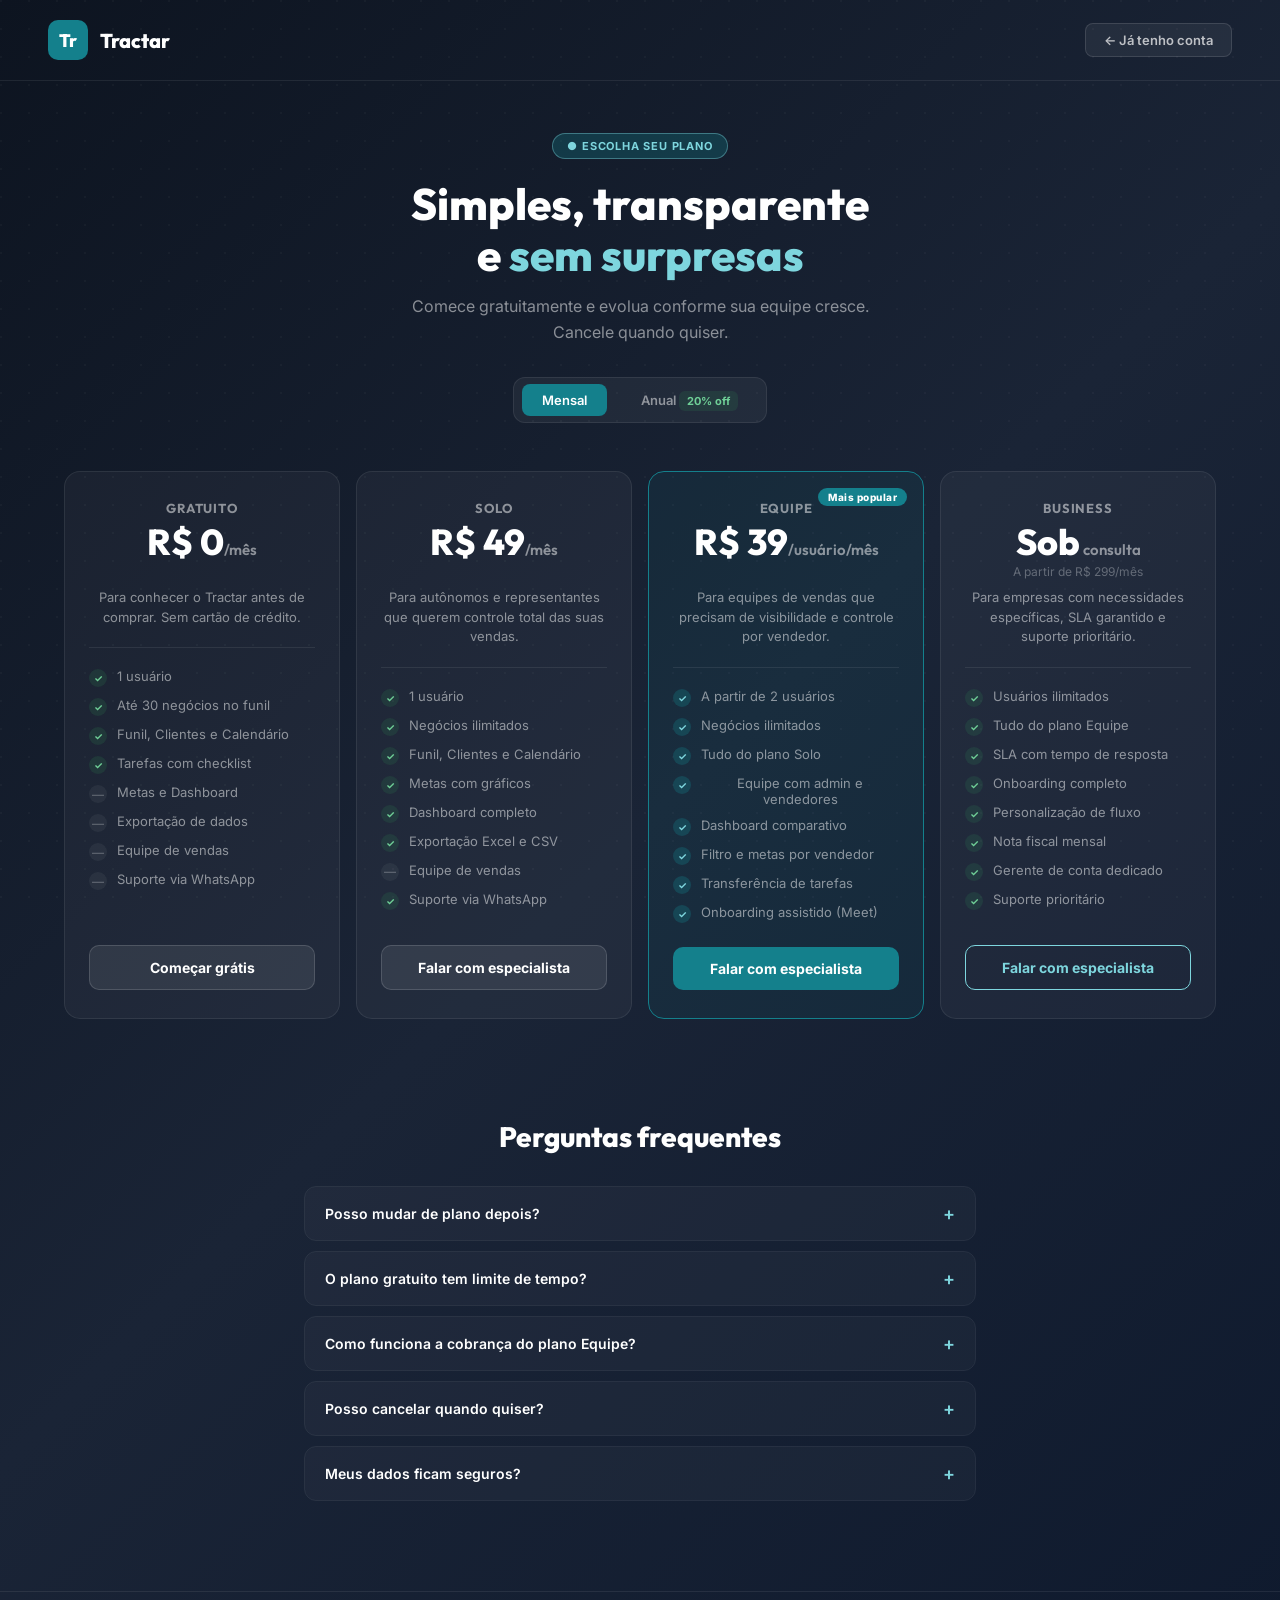
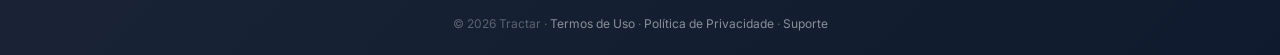
<file: planos.html>
<!DOCTYPE html>
<html lang="pt-BR">
<head>
<meta charset="UTF-8">
<meta name="viewport" content="width=device-width, initial-scale=1.0">
<title>Tractar — Escolha seu plano</title>
<link rel="preconnect" href="https://fonts.googleapis.com">
<link href="https://fonts.googleapis.com/css2?family=Outfit:wght@400;500;600;700;800&family=Inter:wght@400;500;600;700&display=swap" rel="stylesheet">
<style>
*,*::before,*::after{box-sizing:border-box;margin:0;padding:0}
:root{
  --amber:#14808C;--amber-dark:#0F6B76;
  --steel:#2C3540;--steel-dark:#1A2029;
  --green:#2E7D4F;--red:#C0392B;--blue:#2B6CA3;
  --line:rgba(255,255,255,0.08);
  --ink:rgba(255,255,255,0.9);--ink-soft:rgba(255,255,255,0.5);--ink-faint:rgba(255,255,255,0.3);
}
body{
  font-family:'Inter',sans-serif;
  background:linear-gradient(135deg,#0D1420 0%,#1A2436 50%,#0F1A2E 100%);
  min-height:100vh;color:var(--ink);
}
body::before{
  content:'';position:fixed;inset:0;
  background-image:radial-gradient(circle at 1px 1px,rgba(255,255,255,0.03) 1px,transparent 0);
  background-size:28px 28px;pointer-events:none;z-index:0;
}
.header{
  position:relative;z-index:1;
  display:flex;align-items:center;justify-content:space-between;
  padding:20px 48px;border-bottom:1px solid var(--line);
}
.logo{display:flex;align-items:center;gap:12px;}
.logo .mark{
  width:40px;height:40px;border-radius:10px;
  background:var(--amber);display:flex;align-items:center;justify-content:center;
  font-family:'Outfit',sans-serif;font-weight:800;font-size:18px;color:#FFFFFF;
}
.logo-nome{font-family:'Outfit',sans-serif;font-weight:800;font-size:20px;color:#fff;}
.btn-voltar{
  background:rgba(255,255,255,0.06);border:1px solid rgba(255,255,255,0.12);
  color:rgba(255,255,255,0.7);font-size:13px;font-weight:600;padding:8px 18px;
  border-radius:8px;cursor:pointer;font-family:'Inter',sans-serif;
  text-decoration:none;display:inline-flex;align-items:center;gap:6px;
}
.btn-voltar:hover{background:rgba(255,255,255,0.1);}
.hero{
  position:relative;z-index:1;
  text-align:center;padding:52px 24px 40px;
}
.hero-badge{
  display:inline-flex;align-items:center;gap:6px;
  background:rgba(20,128,140,0.3);border:1px solid rgba(126,214,222,0.4);
  color:#7ED6DE;font-size:11px;font-weight:700;letter-spacing:0.8px;
  padding:5px 14px;border-radius:999px;margin-bottom:20px;
}
.hero h1{font-family:'Outfit',sans-serif;font-weight:800;font-size:44px;color:#fff;line-height:1.15;margin-bottom:14px;}
.hero h1 span{color:#7ED6DE;}
.hero p{font-size:16px;color:var(--ink-soft);max-width:520px;margin:0 auto 32px;line-height:1.6;}
.toggle-wrap{
  display:inline-flex;align-items:center;gap:14px;
  background:rgba(255,255,255,0.05);border:1px solid var(--line);
  border-radius:12px;padding:6px 8px;margin-bottom:48px;
}
.toggle-wrap:has(.toggle-btn.active#btn-anual) {
  /* optional hook if we want layout changes */
}
.toggle-btn{
  font-size:13px;font-weight:600;padding:8px 20px;border-radius:8px;
  border:none;cursor:pointer;font-family:'Inter',sans-serif;
  background:transparent;color:var(--ink-soft);transition:all .2s;
}
.toggle-btn.active{background:var(--amber);color:#FFFFFF;}
.toggle-desconto{
  font-size:11px;font-weight:700;background:rgba(46,125,79,0.2);
  color:#6FCF97;padding:3px 8px;border-radius:6px;
}
.planos-grid{
  position:relative;z-index:1;
  display:grid;grid-template-columns:repeat(4,1fr);
  gap:16px;max-width:1200px;margin:0 auto;padding:0 24px 60px;
}
@media(max-width:1000px){.planos-grid{grid-template-columns:repeat(2,1fr);}}
@media(max-width:600px){.planos-grid{grid-template-columns:1fr;}}
.plano-card{
  background:rgba(255,255,255,0.04);border:1px solid var(--line);
  border-radius:16px;padding:28px 24px;
  display:flex;flex-direction:column;
  transition:border-color .2s,transform .2s,background .2s;
  position:relative;overflow:hidden;
}
.plano-card:hover{border-color:rgba(20,128,140,0.4);background:rgba(255,255,255,0.06);transform:translateY(-4px);}
.plano-card.destaque{border-color:var(--amber);background:rgba(20,128,140,0.1);}
.plano-card.destaque:hover{background:rgba(20,128,140,0.15);}
.plano-badge-popular{
  position:absolute;top:16px;right:16px;
  background:var(--amber);color:#FFFFFF;
  font-size:10px;font-weight:800;letter-spacing:0.5px;
  padding:3px 10px;border-radius:999px;
}
.plano-nome{font-family:'Outfit',sans-serif;font-weight:700;font-size:13px;text-transform:uppercase;letter-spacing:0.8px;color:var(--ink-soft);margin-bottom:8px;}
.plano-preco{font-family:'Outfit',sans-serif;font-weight:800;font-size:36px;color:#fff;line-height:1;margin-bottom:4px;}
.plano-preco span{font-size:15px;font-weight:600;color:var(--ink-soft);}
.plano-preco-anual{font-size:12px;color:var(--ink-faint);margin-bottom:6px;min-height:18px;}
.plano-desc{font-size:13px;color:var(--ink-soft);margin-bottom:20px;line-height:1.5;padding-bottom:20px;border-bottom:1px solid var(--line);}
.plano-features{display:flex;flex-direction:column;gap:10px;margin-bottom:24px;flex:1;}
.plano-feature{display:flex;align-items:flex-start;gap:10px;font-size:13px;color:var(--ink-soft);}
.plano-feature .check{width:18px;height:18px;border-radius:50%;background:rgba(46,125,79,0.2);color:#6FCF97;display:flex;align-items:center;justify-content:center;font-size:10px;font-weight:700;flex:0 0 18px;margin-top:1px;}
.plano-feature .check.amber{background:rgba(20,128,140,0.3);color:#7ED6DE;}
.plano-feature .dash{width:18px;height:18px;border-radius:50%;background:rgba(255,255,255,0.05);color:var(--ink-faint);display:flex;align-items:center;justify-content:center;font-size:12px;flex:0 0 18px;margin-top:1px;}
.btn-plano{width:100%;padding:13px;border-radius:10px;font-size:14px;font-weight:700;cursor:pointer;font-family:'Inter',sans-serif;border:none;transition:opacity .15s,transform .1s;}
.btn-plano:hover{opacity:.85;}
.btn-plano:active{transform:scale(0.98);}
.btn-plano.primario{background:var(--amber);color:#FFFFFF;}
.btn-plano.secundario{background:rgba(255,255,255,0.08);color:#fff;border:1px solid rgba(255,255,255,0.15);}
.btn-plano.outline{background:transparent;color:#7ED6DE;border:1px solid #7ED6DE;}
.faq{position:relative;z-index:1;max-width:720px;margin:0 auto;padding:0 24px 80px;}
.faq h2{font-family:'Outfit',sans-serif;font-weight:800;font-size:28px;text-align:center;color:#fff;margin-bottom:32px;}
.faq-item{border:1px solid var(--line);border-radius:12px;margin-bottom:10px;overflow:hidden;}
.faq-pergunta{display:flex;justify-content:space-between;align-items:center;padding:16px 20px;cursor:pointer;font-size:14px;font-weight:600;color:#fff;background:rgba(255,255,255,0.03);}
.faq-pergunta:hover{background:rgba(255,255,255,0.06);}
.faq-pergunta .icone{font-size:18px;color:#7ED6DE;transition:transform .2s;}
.faq-resposta{display:none;padding:0 20px 16px;font-size:13px;color:var(--ink-soft);line-height:1.7;}
.faq-item.aberto .faq-resposta{display:block;}
.faq-item.aberto .icone{transform:rotate(45deg);}
.footer{position:relative;z-index:1;text-align:center;padding:24px;border-top:1px solid var(--line);font-size:12px;color:var(--ink-faint);}
.footer a{color:var(--ink-soft);text-decoration:none;}
.footer a:hover{color:#fff;}
</style>
</head>
<body>

<div class="header">
  <div class="logo">
    <div class="mark">Tr</div>
    <span class="logo-nome">Tractar</span>
  </div>
  <a href="index.html" class="btn-voltar">← Já tenho conta</a>
</div>

<div class="hero">
  <div class="hero-badge">● ESCOLHA SEU PLANO</div>
  <h1>Simples, transparente<br>e <span>sem surpresas</span></h1>
  <p>Comece gratuitamente e evolua conforme sua equipe cresce. Cancele quando quiser.</p>
  <div class="toggle-wrap">
    <button class="toggle-btn active" id="btn-mensal" onclick="setFaturamento('mensal')">Mensal</button>
    <button class="toggle-btn" id="btn-anual" onclick="setFaturamento('anual')">Anual <span class="toggle-desconto">20% off</span></button>
  </div>

  <div class="planos-grid">
    <div class="plano-card">
      <div class="plano-nome">Gratuito</div>
      <div class="plano-preco">R$ 0<span>/mês</span></div>
      <div class="plano-preco-anual">&nbsp;</div>
      <div class="plano-desc">Para conhecer o Tractar antes de comprar. Sem cartão de crédito.</div>
      <div class="plano-features">
        <div class="plano-feature"><div class="check">✓</div>1 usuário</div>
        <div class="plano-feature"><div class="check">✓</div>Até 30 negócios no funil</div>
        <div class="plano-feature"><div class="check">✓</div>Funil, Clientes e Calendário</div>
        <div class="plano-feature"><div class="check">✓</div>Tarefas com checklist</div>
        <div class="plano-feature"><div class="dash">—</div>Metas e Dashboard</div>
        <div class="plano-feature"><div class="dash">—</div>Exportação de dados</div>
        <div class="plano-feature"><div class="dash">—</div>Equipe de vendas</div>
        <div class="plano-feature"><div class="dash">—</div>Suporte via WhatsApp</div>
      </div>
      <button class="btn-plano secundario" onclick="window.location.href='index.html'">Começar grátis</button>
    </div>

    <div class="plano-card">
      <div class="plano-nome">Solo</div>
      <div class="plano-preco" id="preco-solo">R$ 49<span>/mês</span></div>
      <div class="plano-preco-anual" id="anual-solo">&nbsp;</div>
      <div class="plano-desc">Para autônomos e representantes que querem controle total das suas vendas.</div>
      <div class="plano-features">
        <div class="plano-feature"><div class="check">✓</div>1 usuário</div>
        <div class="plano-feature"><div class="check">✓</div>Negócios ilimitados</div>
        <div class="plano-feature"><div class="check">✓</div>Funil, Clientes e Calendário</div>
        <div class="plano-feature"><div class="check">✓</div>Metas com gráficos</div>
        <div class="plano-feature"><div class="check">✓</div>Dashboard completo</div>
        <div class="plano-feature"><div class="check">✓</div>Exportação Excel e CSV</div>
        <div class="plano-feature"><div class="dash">—</div>Equipe de vendas</div>
        <div class="plano-feature"><div class="check">✓</div>Suporte via WhatsApp</div>
      </div>
      <button class="btn-plano secundario" onclick="iniciarCadastro('solo')">Falar com especialista</button>
    </div>

    <div class="plano-card destaque">
      <div class="plano-badge-popular">Mais popular</div>
      <div class="plano-nome">Equipe</div>
      <div class="plano-preco" id="preco-equipe">R$ 39<span>/usuário/mês</span></div>
      <div class="plano-preco-anual" id="anual-equipe">&nbsp;</div>
      <div class="plano-desc">Para equipes de vendas que precisam de visibilidade e controle por vendedor.</div>
      <div class="plano-features">
        <div class="plano-feature"><div class="check amber">✓</div>A partir de 2 usuários</div>
        <div class="plano-feature"><div class="check amber">✓</div>Negócios ilimitados</div>
        <div class="plano-feature"><div class="check amber">✓</div>Tudo do plano Solo</div>
        <div class="plano-feature"><div class="check amber">✓</div>Equipe com admin e vendedores</div>
        <div class="plano-feature"><div class="check amber">✓</div>Dashboard comparativo</div>
        <div class="plano-feature"><div class="check amber">✓</div>Filtro e metas por vendedor</div>
        <div class="plano-feature"><div class="check amber">✓</div>Transferência de tarefas</div>
        <div class="plano-feature"><div class="check amber">✓</div>Onboarding assistido (Meet)</div>
      </div>
      <button class="btn-plano primario" onclick="iniciarCadastro('equipe')">Falar com especialista</button>
    </div>

    <div class="plano-card">
      <div class="plano-nome">Business</div>
      <div class="plano-preco">Sob<span> consulta</span></div>
      <div class="plano-preco-anual">A partir de R$ 299/mês</div>
      <div class="plano-desc">Para empresas com necessidades específicas, SLA garantido e suporte prioritário.</div>
      <div class="plano-features">
        <div class="plano-feature"><div class="check">✓</div>Usuários ilimitados</div>
        <div class="plano-feature"><div class="check">✓</div>Tudo do plano Equipe</div>
        <div class="plano-feature"><div class="check">✓</div>SLA com tempo de resposta</div>
        <div class="plano-feature"><div class="check">✓</div>Onboarding completo</div>
        <div class="plano-feature"><div class="check">✓</div>Personalização de fluxo</div>
        <div class="plano-feature"><div class="check">✓</div>Nota fiscal mensal</div>
        <div class="plano-feature"><div class="check">✓</div>Gerente de conta dedicado</div>
        <div class="plano-feature"><div class="check">✓</div>Suporte prioritário</div>
      </div>
      <button class="btn-plano outline" onclick="window.open('https://wa.me/5562982134790?text=Ol%C3%A1%21+Tenho+interesse+no+plano+Business+do+Tractar.','_blank')">Falar com especialista</button>
    </div>
  </div>
</div>

<div class="faq">
  <h2>Perguntas frequentes</h2>
  <div class="faq-item">
    <div class="faq-pergunta" onclick="toggleFaq(this)">Posso mudar de plano depois?<span class="icone">+</span></div>
    <div class="faq-resposta">Sim, você pode fazer upgrade ou downgrade a qualquer momento. Basta entrar em contato via WhatsApp.</div>
  </div>
  <div class="faq-item">
    <div class="faq-pergunta" onclick="toggleFaq(this)">O plano gratuito tem limite de tempo?<span class="icone">+</span></div>
    <div class="faq-resposta">Não. O plano gratuito é permanente, sem prazo de expiração. A limitação é de funcionalidades e volume (até 30 negócios).</div>
  </div>
  <div class="faq-item">
    <div class="faq-pergunta" onclick="toggleFaq(this)">Como funciona a cobrança do plano Equipe?<span class="icone">+</span></div>
    <div class="faq-resposta">O plano Equipe é cobrado por usuário ativo. Se você tem 3 vendedores, paga R$39 × 3 = R$117/mês. O mínimo é 2 usuários (admin + 1 vendedor).</div>
  </div>
  <div class="faq-item">
    <div class="faq-pergunta" onclick="toggleFaq(this)">Posso cancelar quando quiser?<span class="icone">+</span></div>
    <div class="faq-resposta">Sim. Não há fidelidade. No plano anual, o cancelamento encerra o acesso ao final do período já pago.</div>
  </div>
  <div class="faq-item">
    <div class="faq-pergunta" onclick="toggleFaq(this)">Meus dados ficam seguros?<span class="icone">+</span></div>
    <div class="faq-resposta">Sim. O Tractar usa criptografia em repouso e em trânsito, autenticação segura e isolamento total entre equipes. Estamos em conformidade com a LGPD.</div>
  </div>
</div>

<div class="footer">
  <p>© 2026 Tractar · <a href="#">Termos de Uso</a> · <a href="#">Política de Privacidade</a> · <a href="https://wa.me/5562982134790">Suporte</a></p>
</div>

<script>
var faturamento='mensal';
var precos={solo:{mensal:49,anual:39},equipe:{mensal:39,anual:31}};
function setFaturamento(tipo){
  faturamento=tipo;
  document.getElementById('btn-mensal').classList.toggle('active',tipo==='mensal');
  document.getElementById('btn-anual').classList.toggle('active',tipo==='anual');
  atualizarPrecos();
}
function atualizarPrecos(){
  var solo=precos.solo[faturamento];
  var equipe=precos.equipe[faturamento];
  document.getElementById('preco-solo').innerHTML='R$ '+solo+'<span>/mês</span>';
  document.getElementById('preco-equipe').innerHTML='R$ '+equipe+'<span>/usuário/mês</span>';
  if(faturamento==='anual'){
    document.getElementById('anual-solo').textContent='R$ '+(solo*12)+'/ano — economize R$ '+((precos.solo.mensal-solo)*12);
    document.getElementById('anual-equipe').textContent='R$ '+(equipe*12)+'/usuário/ano — 2 meses grátis';
  }else{
    document.getElementById('anual-solo').innerHTML='&nbsp;';
    document.getElementById('anual-equipe').innerHTML='&nbsp;';
  }
}
function iniciarCadastro(plano){
  var msgs={
    solo:'Ol%C3%A1%21+Tenho+interesse+no+plano+Solo+do+Tractar+%28R%24+49%2Fm%C3%AAs%29.+Poderia+me+ajudar+com+o+acesso%3F',
    equipe:'Ol%C3%A1%21+Tenho+interesse+no+plano+Equipe+do+Tractar+%28R%24+39%2Fusu%C3%A1rio%2Fm%C3%AAs%29.+Poderia+me+ajudar+com+o+acesso%3F'
  };
  window.open('https://wa.me/5562982134790?text='+msgs[plano],'_blank');
}
function toggleFaq(el){
  el.parentElement.classList.toggle('aberto');
}
</script>
</body>
</html>
</file>
